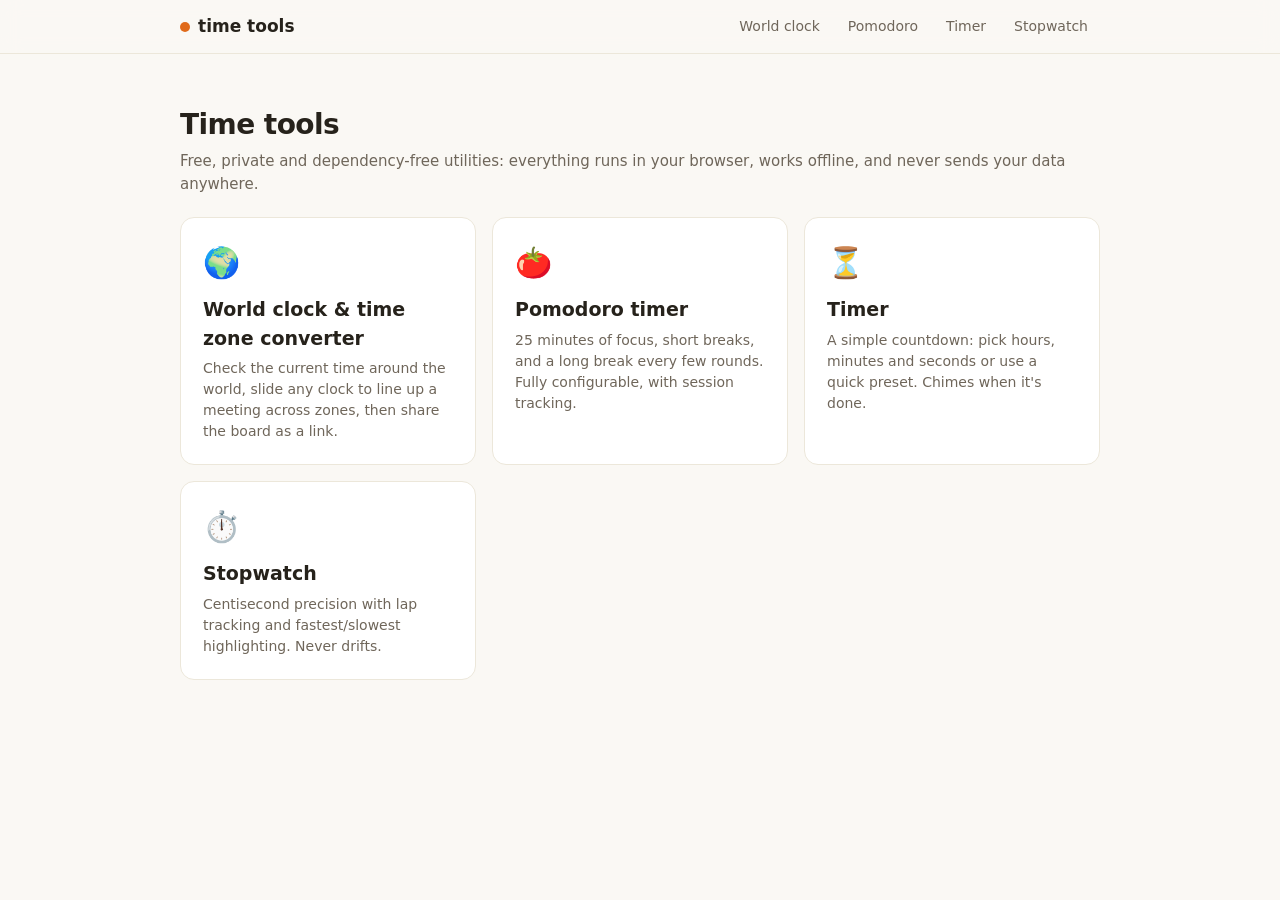
<file: index.html>
<!DOCTYPE html>
<html lang="en">
<head>
  <meta charset="utf-8">
  <meta name="viewport" content="width=device-width, initial-scale=1">
  <title>time tools · free clock, timer &amp; stopwatch utilities</title>
  <meta name="description" content="Free, open and offline-friendly time tools: world clock / time zone converter, pomodoro timer, countdown timer and stopwatch.">
  <link rel="icon" href="data:image/svg+xml,%3Csvg%20xmlns='http://www.w3.org/2000/svg'%20viewBox='0%200%20100%20100'%3E%3Ccircle%20cx='50'%20cy='50'%20r='44'%20fill='%231c1208'%20stroke='%23ff8c42'%20stroke-width='8'/%3E%3Cline%20x1='50'%20y1='52'%20x2='50'%20y2='30'%20stroke='%23ff8c42'%20stroke-width='7'%20stroke-linecap='round'%20transform='rotate(45%2050%2052)'/%3E%3Cline%20x1='50'%20y1='52'%20x2='50'%20y2='24'%20stroke='%23ff8c42'%20stroke-width='7'%20stroke-linecap='round'%20transform='rotate(210%2050%2052)'/%3E%3Ccircle%20cx='50'%20cy='52'%20r='5'%20fill='%23ff8c42'/%3E%3C/svg%3E">
  <link rel="stylesheet" href="assets/style.css">
</head>
<body>
  <header class="topnav">
    <div class="topnav-inner">
      <a class="brand" href="index.html"><span class="dot"></span>time tools</a>
      <nav class="navlinks">
        <a href="timezones.html">World clock</a>
        <a href="pomodoro.html">Pomodoro</a>
        <a href="timer.html">Timer</a>
        <a href="stopwatch.html">Stopwatch</a>
      </nav>
    </div>
  </header>

  <main class="wrap">
    <h1 class="page-title">Time tools</h1>
    <p class="page-sub">
      Free, private and dependency-free utilities: everything runs in your
      browser, works offline, and never sends your data anywhere.
    </p>

    <div class="hub-grid">
      <a class="hub-card" href="timezones.html">
        <div class="icon">🌍</div>
        <h2>World clock &amp; time zone converter</h2>
        <p>Check the current time around the world, slide any clock to line up a meeting across zones, then share the board as a link.</p>
      </a>
      <a class="hub-card" href="pomodoro.html">
        <div class="icon">🍅</div>
        <h2>Pomodoro timer</h2>
        <p>25 minutes of focus, short breaks, and a long break every few rounds. Fully configurable, with session tracking.</p>
      </a>
      <a class="hub-card" href="timer.html">
        <div class="icon">⏳</div>
        <h2>Timer</h2>
        <p>A simple countdown: pick hours, minutes and seconds or use a quick preset. Chimes when it's done.</p>
      </a>
      <a class="hub-card" href="stopwatch.html">
        <div class="icon">⏱️</div>
        <h2>Stopwatch</h2>
        <p>Centisecond precision with lap tracking and fastest/slowest highlighting. Never drifts.</p>
      </a>
    </div>
  </main>
</body>
</html>
</file>
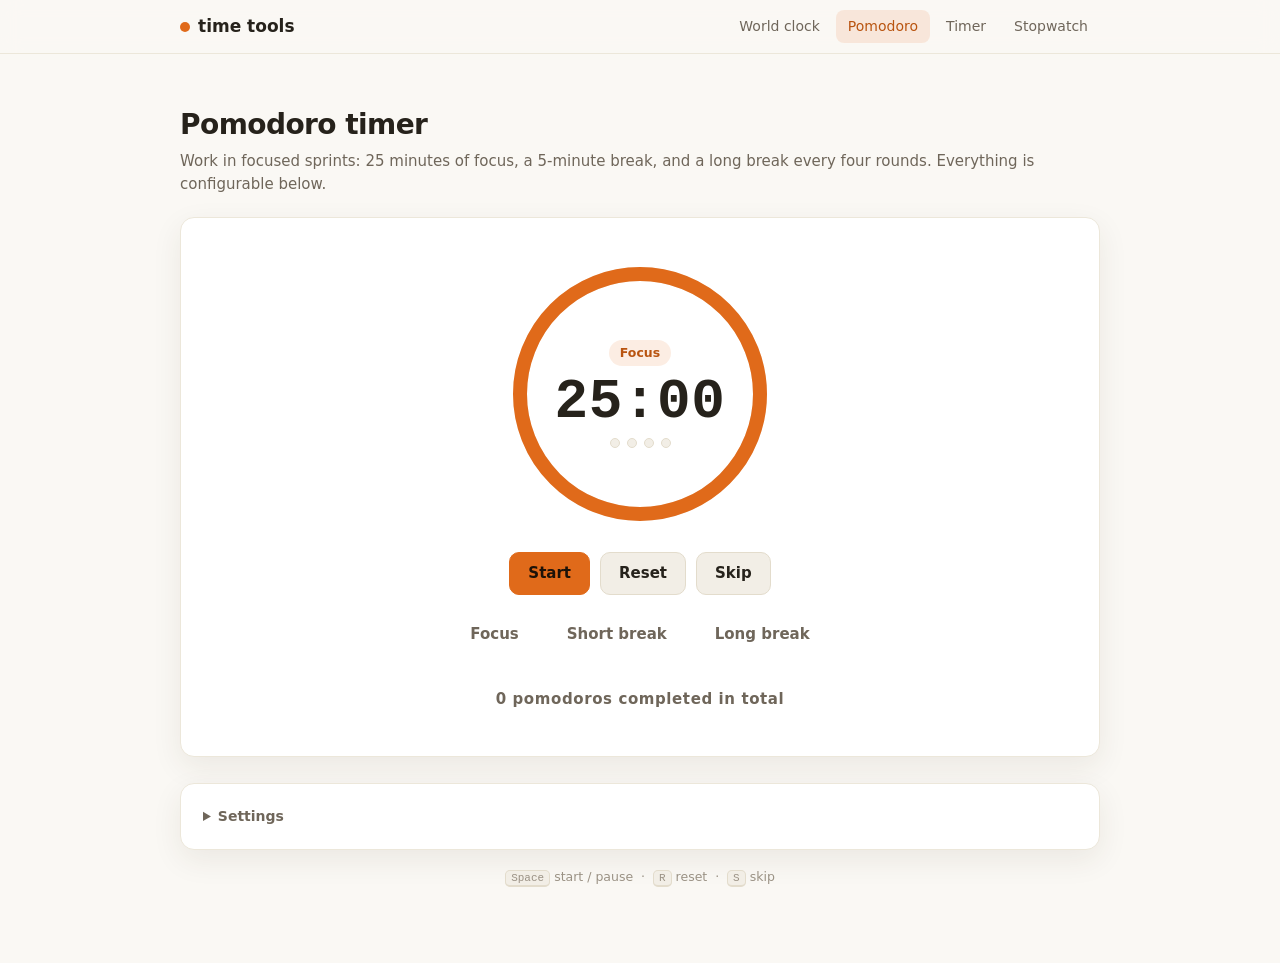
<file: pomodoro.html>
<!DOCTYPE html>
<html lang="en">
<head>
  <meta charset="utf-8">
  <meta name="viewport" content="width=device-width, initial-scale=1">
  <title>Pomodoro timer · time tools</title>
  <meta name="description" content="A free pomodoro timer: 25 minutes of focus, 5-minute breaks and a long break every few rounds. Configurable durations, sound and auto-start.">
  <link rel="icon" href="data:image/svg+xml,%3Csvg%20xmlns='http://www.w3.org/2000/svg'%20viewBox='0%200%20100%20100'%3E%3Ccircle%20cx='50'%20cy='50'%20r='44'%20fill='%231c1208'%20stroke='%23ff8c42'%20stroke-width='8'/%3E%3Cline%20x1='50'%20y1='52'%20x2='50'%20y2='30'%20stroke='%23ff8c42'%20stroke-width='7'%20stroke-linecap='round'%20transform='rotate(45%2050%2052)'/%3E%3Cline%20x1='50'%20y1='52'%20x2='50'%20y2='24'%20stroke='%23ff8c42'%20stroke-width='7'%20stroke-linecap='round'%20transform='rotate(210%2050%2052)'/%3E%3Ccircle%20cx='50'%20cy='52'%20r='5'%20fill='%23ff8c42'/%3E%3C/svg%3E">
  <link rel="stylesheet" href="assets/style.css">
</head>
<body>
  <header class="topnav">
    <div class="topnav-inner">
      <a class="brand" href="index.html"><span class="dot"></span>time tools</a>
      <nav class="navlinks">
        <a href="timezones.html">World clock</a>
        <a class="active" href="pomodoro.html" aria-current="page">Pomodoro</a>
        <a href="timer.html">Timer</a>
        <a href="stopwatch.html">Stopwatch</a>
      </nav>
    </div>
  </header>

  <main class="wrap">
    <h1 class="page-title">Pomodoro timer</h1>
    <p class="page-sub">
      Work in focused sprints: 25 minutes of focus, a 5-minute break, and a
      long break every four rounds. Everything is configurable below.
    </p>

    <div class="card tool-hero">
      <div class="ring-wrap">
        <svg width="280" height="280" viewBox="0 0 280 280" aria-hidden="true">
          <circle class="ring-bg" cx="140" cy="140" r="120"></circle>
          <circle id="ringFg" class="ring-fg" cx="140" cy="140" r="120"></circle>
        </svg>
        <div class="ring-center">
          <span id="modeLabel" class="chip chip-accent">Focus</span>
          <div id="pomoTime" class="big-clock">25:00</div>
          <div id="pomoDots" class="pomo-dots" aria-hidden="true"></div>
        </div>
      </div>

      <div class="controls">
        <button id="startBtn" class="btn btn-primary" type="button">Start</button>
        <button id="resetBtn" class="btn" type="button">Reset</button>
        <button id="skipBtn" class="btn" type="button" title="Jump to the next session">Skip</button>
      </div>

      <div class="controls">
        <button class="btn btn-ghost" type="button" data-mode="focus">Focus</button>
        <button class="btn btn-ghost" type="button" data-mode="short">Short break</button>
        <button class="btn btn-ghost" type="button" data-mode="long">Long break</button>
      </div>

      <p class="sub-label" id="doneCount"></p>
    </div>

    <details class="settings card">
      <summary>Settings</summary>
      <div class="settings-grid">
        <label>Focus (minutes)
          <input id="setFocus" type="number" min="1" max="600">
        </label>
        <label>Short break (minutes)
          <input id="setShort" type="number" min="1" max="600">
        </label>
        <label>Long break (minutes)
          <input id="setLong" type="number" min="1" max="600">
        </label>
        <label>Long break every
          <input id="setEvery" type="number" min="1" max="12">
        </label>
        <label class="check"><input id="setAutoBreaks" type="checkbox"> Auto-start breaks</label>
        <label class="check"><input id="setAutoFocus" type="checkbox"> Auto-start focus sessions</label>
        <label class="check"><input id="setSound" type="checkbox"> Sound</label>
      </div>
    </details>

    <p class="kbd-hint"><kbd>Space</kbd> start / pause &nbsp;·&nbsp; <kbd>R</kbd> reset &nbsp;·&nbsp; <kbd>S</kbd> skip</p>
  </main>

  <script src="assets/common.js"></script>
  <script src="assets/pomodoro.js"></script>
</body>
</html>
</file>
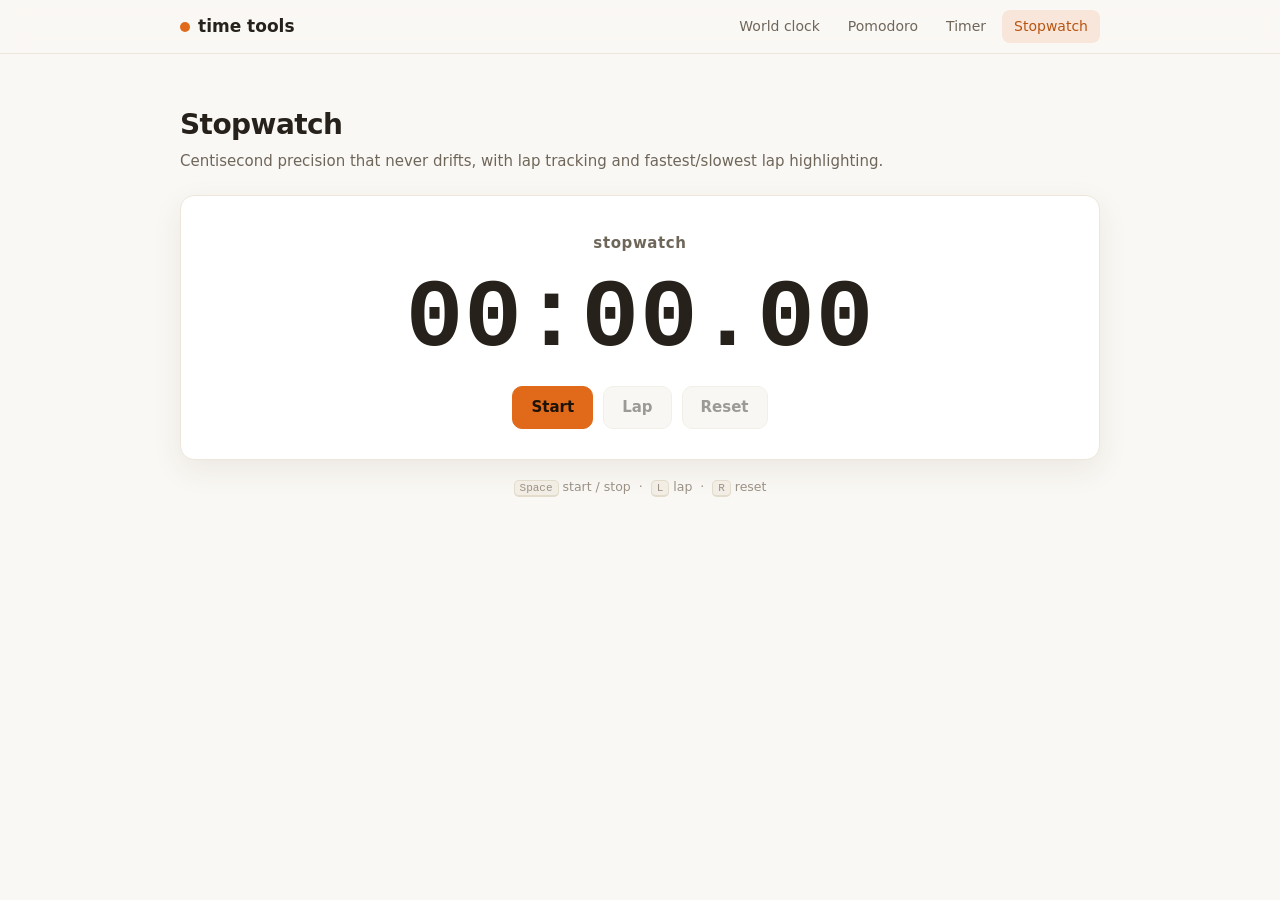
<file: stopwatch.html>
<!DOCTYPE html>
<html lang="en">
<head>
  <meta charset="utf-8">
  <meta name="viewport" content="width=device-width, initial-scale=1">
  <title>Stopwatch · time tools</title>
  <meta name="description" content="A free stopwatch with centisecond precision, lap tracking and fastest/slowest lap highlighting.">
  <link rel="icon" href="data:image/svg+xml,%3Csvg%20xmlns='http://www.w3.org/2000/svg'%20viewBox='0%200%20100%20100'%3E%3Ccircle%20cx='50'%20cy='50'%20r='44'%20fill='%231c1208'%20stroke='%23ff8c42'%20stroke-width='8'/%3E%3Cline%20x1='50'%20y1='52'%20x2='50'%20y2='30'%20stroke='%23ff8c42'%20stroke-width='7'%20stroke-linecap='round'%20transform='rotate(45%2050%2052)'/%3E%3Cline%20x1='50'%20y1='52'%20x2='50'%20y2='24'%20stroke='%23ff8c42'%20stroke-width='7'%20stroke-linecap='round'%20transform='rotate(210%2050%2052)'/%3E%3Ccircle%20cx='50'%20cy='52'%20r='5'%20fill='%23ff8c42'/%3E%3C/svg%3E">
  <link rel="stylesheet" href="assets/style.css">
</head>
<body>
  <header class="topnav">
    <div class="topnav-inner">
      <a class="brand" href="index.html"><span class="dot"></span>time tools</a>
      <nav class="navlinks">
        <a href="timezones.html">World clock</a>
        <a href="pomodoro.html">Pomodoro</a>
        <a href="timer.html">Timer</a>
        <a class="active" href="stopwatch.html" aria-current="page">Stopwatch</a>
      </nav>
    </div>
  </header>

  <main class="wrap">
    <h1 class="page-title">Stopwatch</h1>
    <p class="page-sub">
      Centisecond precision that never drifts, with lap tracking and
      fastest/slowest lap highlighting.
    </p>

    <div class="card tool-hero">
      <div class="sub-label">stopwatch</div>
      <div id="swClock" class="big-clock">00:00.00</div>

      <div class="controls">
        <button id="startBtn" class="btn btn-primary" type="button">Start</button>
        <button id="lapBtn" class="btn" type="button" disabled>Lap</button>
        <button id="resetBtn" class="btn" type="button" disabled>Reset</button>
      </div>

      <div id="laps" class="laps" hidden></div>
    </div>

    <p class="kbd-hint"><kbd>Space</kbd> start / stop &nbsp;·&nbsp; <kbd>L</kbd> lap &nbsp;·&nbsp; <kbd>R</kbd> reset</p>
  </main>

  <script src="assets/common.js"></script>
  <script src="assets/stopwatch.js"></script>
</body>
</html>
</file>
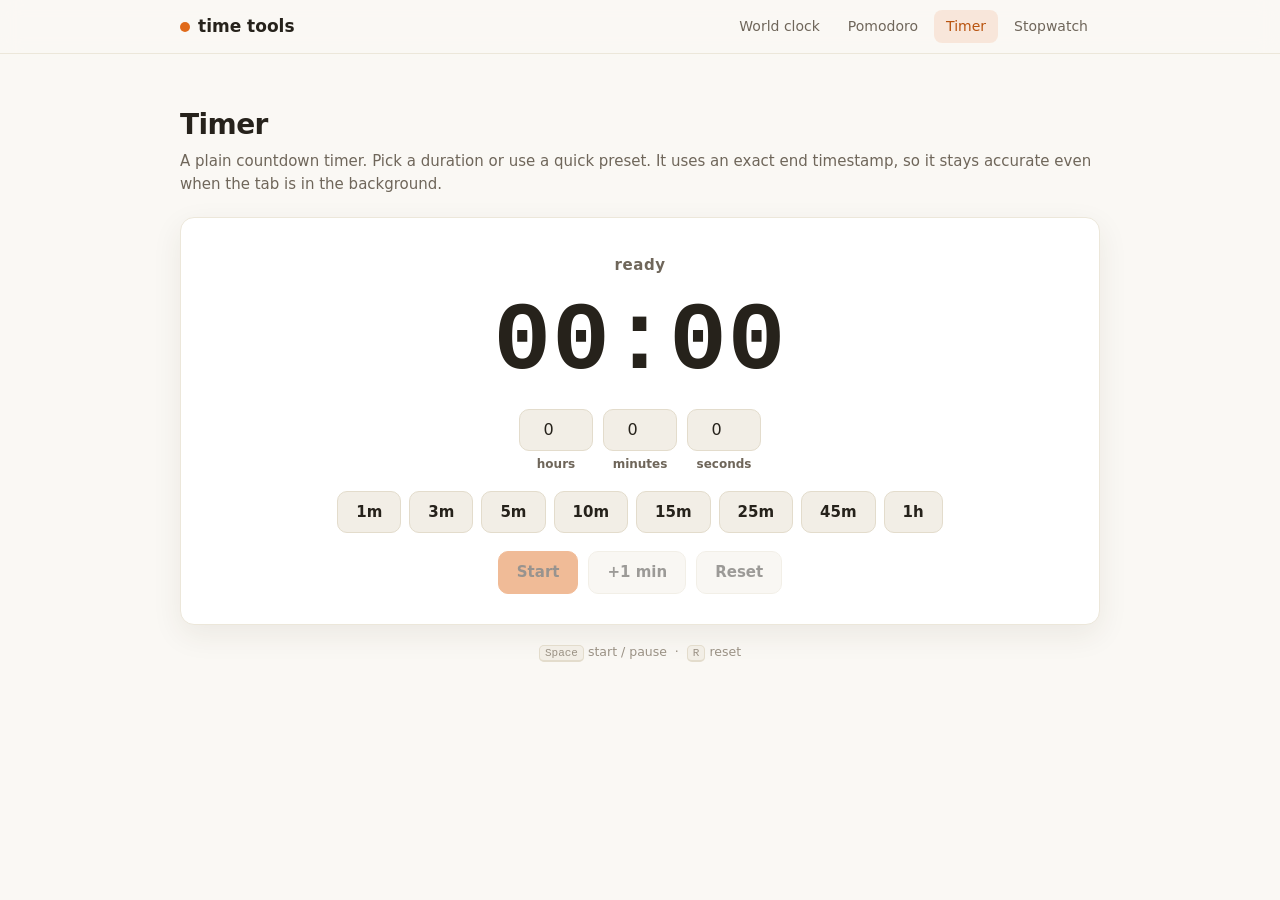
<file: timer.html>
<!DOCTYPE html>
<html lang="en">
<head>
  <meta charset="utf-8">
  <meta name="viewport" content="width=device-width, initial-scale=1">
  <title>Timer · time tools</title>
  <meta name="description" content="A free countdown timer: pick hours, minutes and seconds or a quick preset. Accurate even in background tabs, with a chime when it's done.">
  <link rel="icon" href="data:image/svg+xml,%3Csvg%20xmlns='http://www.w3.org/2000/svg'%20viewBox='0%200%20100%20100'%3E%3Ccircle%20cx='50'%20cy='50'%20r='44'%20fill='%231c1208'%20stroke='%23ff8c42'%20stroke-width='8'/%3E%3Cline%20x1='50'%20y1='52'%20x2='50'%20y2='30'%20stroke='%23ff8c42'%20stroke-width='7'%20stroke-linecap='round'%20transform='rotate(45%2050%2052)'/%3E%3Cline%20x1='50'%20y1='52'%20x2='50'%20y2='24'%20stroke='%23ff8c42'%20stroke-width='7'%20stroke-linecap='round'%20transform='rotate(210%2050%2052)'/%3E%3Ccircle%20cx='50'%20cy='52'%20r='5'%20fill='%23ff8c42'/%3E%3C/svg%3E">
  <link rel="stylesheet" href="assets/style.css">
</head>
<body>
  <header class="topnav">
    <div class="topnav-inner">
      <a class="brand" href="index.html"><span class="dot"></span>time tools</a>
      <nav class="navlinks">
        <a href="timezones.html">World clock</a>
        <a href="pomodoro.html">Pomodoro</a>
        <a class="active" href="timer.html" aria-current="page">Timer</a>
        <a href="stopwatch.html">Stopwatch</a>
      </nav>
    </div>
  </header>

  <main class="wrap">
    <h1 class="page-title">Timer</h1>
    <p class="page-sub">
      A plain countdown timer. Pick a duration or use a quick preset. It uses
      an exact end timestamp, so it stays accurate even when the tab is in the
      background.
    </p>

    <div class="card tool-hero">
      <div id="doneBanner" class="banner" hidden>
        <span>⏰ Time's up!</span>
        <div class="controls">
          <button id="againBtn" class="btn btn-primary btn-small" type="button">Run again</button>
          <button id="dismissBtn" class="btn btn-ghost btn-small" type="button">Dismiss</button>
        </div>
      </div>

      <div id="timerPhase" class="sub-label">ready</div>
      <div id="timerClock" class="big-clock">00:00</div>

      <div class="time-inputs">
        <div class="unit"><input id="inH" type="number" min="0" max="99" value="0" aria-label="hours"><label>hours</label></div>
        <div class="unit"><input id="inM" type="number" min="0" max="59" value="0" aria-label="minutes"><label>minutes</label></div>
        <div class="unit"><input id="inS" type="number" min="0" max="59" value="0" aria-label="seconds"><label>seconds</label></div>
      </div>

      <div class="presets" id="presets"></div>

      <div class="controls">
        <button id="startBtn" class="btn btn-primary" type="button">Start</button>
        <button id="plusBtn" class="btn" type="button" title="Add one minute to the countdown">+1 min</button>
        <button id="resetBtn" class="btn" type="button">Reset</button>
      </div>
    </div>

    <p class="kbd-hint"><kbd>Space</kbd> start / pause &nbsp;·&nbsp; <kbd>R</kbd> reset</p>
  </main>

  <script src="assets/common.js"></script>
  <script src="assets/timer.js"></script>
</body>
</html>
</file>
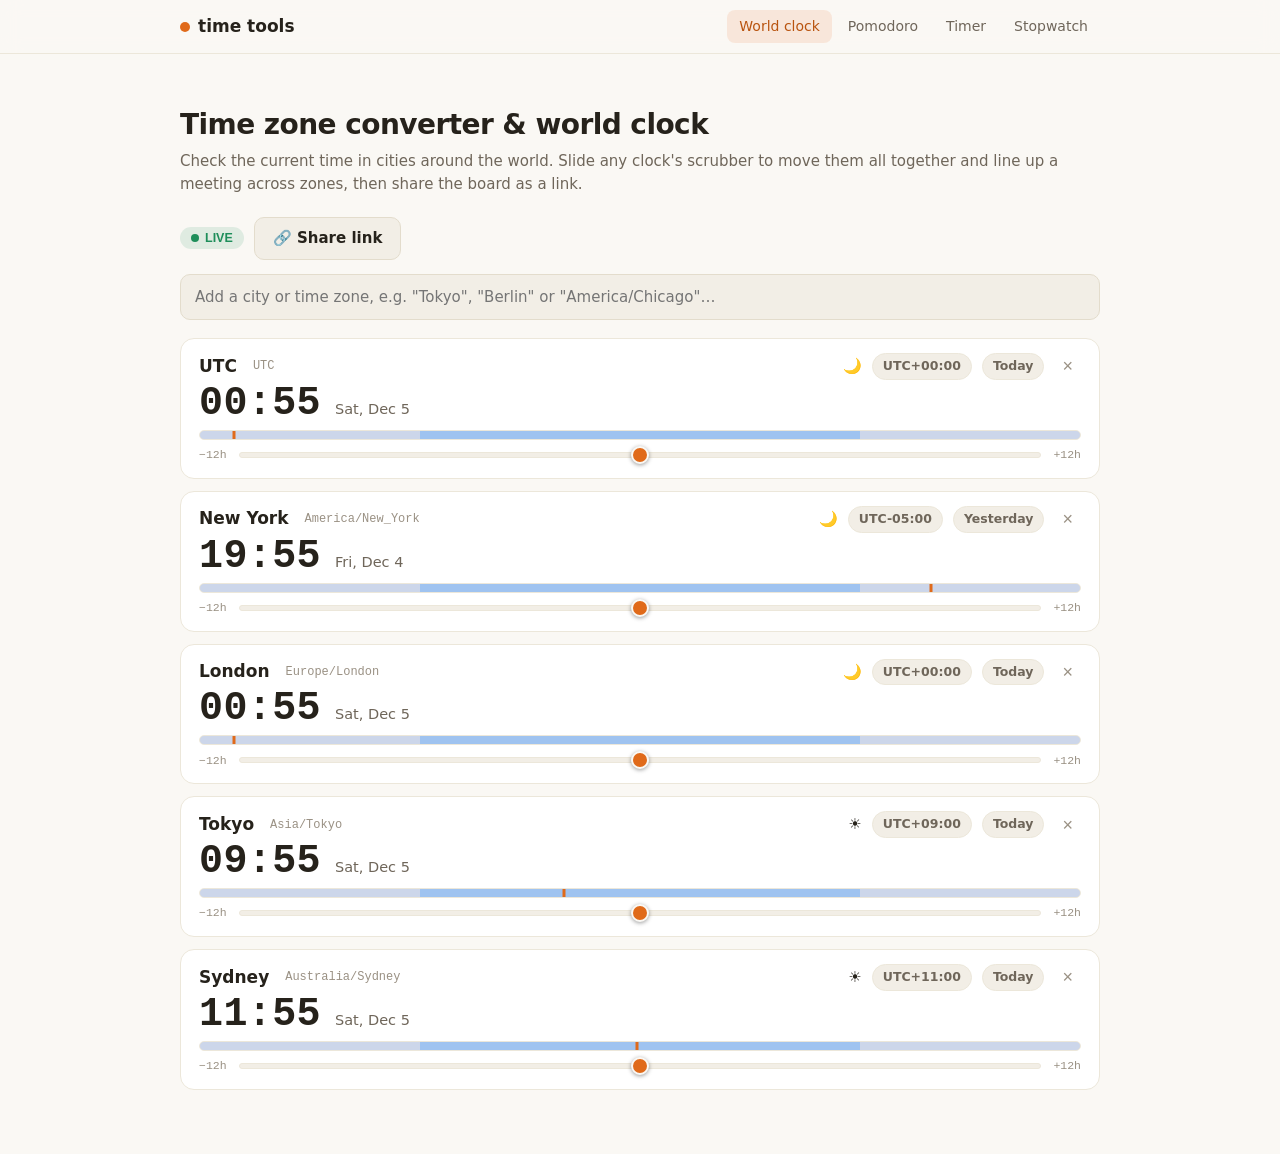
<file: timezones.html>
<!DOCTYPE html>
<html lang="en">
<head>
  <meta charset="utf-8">
  <meta name="viewport" content="width=device-width, initial-scale=1">
  <title>Time zone converter and world clock · time tools</title>
  <meta name="description" content="Convert times between cities and check the current time around the world. Line up a meeting across time zones by sliding one clock, then share the link.">
  <link rel="icon" href="data:image/svg+xml,%3Csvg%20xmlns='http://www.w3.org/2000/svg'%20viewBox='0%200%20100%20100'%3E%3Ccircle%20cx='50'%20cy='50'%20r='44'%20fill='%231c1208'%20stroke='%23ff8c42'%20stroke-width='8'/%3E%3Cline%20x1='50'%20y1='52'%20x2='50'%20y2='30'%20stroke='%23ff8c42'%20stroke-width='7'%20stroke-linecap='round'%20transform='rotate(45%2050%2052)'/%3E%3Cline%20x1='50'%20y1='52'%20x2='50'%20y2='24'%20stroke='%23ff8c42'%20stroke-width='7'%20stroke-linecap='round'%20transform='rotate(210%2050%2052)'/%3E%3Ccircle%20cx='50'%20cy='52'%20r='5'%20fill='%23ff8c42'/%3E%3C/svg%3E">
  <link rel="stylesheet" href="assets/style.css">
</head>
<body>
  <header class="topnav">
    <div class="topnav-inner">
      <a class="brand" href="index.html"><span class="dot"></span>time tools</a>
      <nav class="navlinks">
        <a class="active" href="timezones.html" aria-current="page">World clock</a>
        <a href="pomodoro.html">Pomodoro</a>
        <a href="timer.html">Timer</a>
        <a href="stopwatch.html">Stopwatch</a>
      </nav>
    </div>
  </header>

  <main class="wrap">
    <h1 class="page-title">Time zone converter &amp; world clock</h1>
    <p class="page-sub">
      Check the current time in cities around the world. Slide any clock's
      scrubber to move them all together and line up a meeting across
      zones, then share the board as a link.
    </p>

    <div class="tz-toolbar">
      <button id="liveChip" class="chip chip-good" type="button" title=""></button>
      <button id="shareBtn" class="btn" type="button" title="Copy a link to this board">🔗 Share link</button>
    </div>

    <div class="tz-add">
      <input id="addInput" type="text" autocomplete="off" spellcheck="false"
             placeholder='Add a city or time zone, e.g. "Tokyo", "Berlin" or "America/Chicago"…'>
      <div id="addResults" class="tz-results" hidden></div>
    </div>

    <div id="board" class="board"></div>
  </main>

  <script src="assets/common.js"></script>
  <script src="assets/tz-logic.js"></script>
  <script src="assets/timezones.js"></script>
</body>
</html>
</file>
<file: assets/style.css>
/* ------------------------------------------------------------------
   time tools — shared stylesheet
   Dark theme by default, light theme via prefers-color-scheme.
------------------------------------------------------------------- */

:root {
  --bg: #161513;
  --panel: #201e1a;
  --panel-2: #292620;
  --border: #3a352c;
  --border-soft: #2e2a23;
  --text: #f1ede4;
  --muted: #a89e8c;
  --faint: #7d7362;
  --accent: #ff8c42;
  --accent-soft: rgba(255, 140, 66, 0.14);
  --accent-text: #ffb37a;
  --good: #4cc38a;
  --good-soft: rgba(76, 195, 138, 0.15);
  --bad: #e5544b;
  --bad-soft: rgba(229, 84, 75, 0.15);
  --info: #6fb3e0;
  --info-soft: rgba(111, 179, 224, 0.14);
  --night: #23283a;
  --day: #5d7699;
  --font: ui-sans-serif, system-ui, -apple-system, "Segoe UI", Roboto, "Helvetica Neue", Arial, sans-serif;
  --mono: ui-monospace, SFMono-Regular, Menlo, Monaco, Consolas, "Liberation Mono", monospace;
  --shadow: 0 10px 30px rgba(0, 0, 0, 0.35);
  --radius: 14px;
}

@media (prefers-color-scheme: light) {
  :root {
    --bg: #faf8f4;
    --panel: #ffffff;
    --panel-2: #f2eee6;
    --border: #e3dccc;
    --border-soft: #ece7da;
    --text: #26221b;
    --muted: #6f665a;
    --faint: #9a9184;
    --accent: #e06a1a;
    --accent-soft: rgba(224, 106, 26, 0.12);
    --accent-text: #b95410;
    --good: #1e8e5a;
    --good-soft: rgba(30, 142, 90, 0.12);
    --bad: #c7372f;
    --bad-soft: rgba(199, 55, 47, 0.12);
    --info: #2b6ca3;
    --info-soft: rgba(43, 108, 163, 0.12);
    --night: #ccd6ea;
    --day: #9fc3f0;
    --shadow: 0 10px 30px rgba(60, 50, 30, 0.08);
  }
}

* { box-sizing: border-box; }

/* `hidden` must always win — a component's own `display` rule
   (e.g. .banner { display: flex }) would otherwise un-hide it */
[hidden] { display: none !important; }

html, body {
  margin: 0;
  padding: 0;
}

body {
  background: var(--bg);
  color: var(--text);
  font-family: var(--font);
  font-size: 16px;
  line-height: 1.5;
  min-height: 100vh;
}

.wrap {
  max-width: 960px;
  margin: 0 auto;
  padding: 24px 20px 64px;
}

/* ---------------- top navigation ---------------- */

.topnav {
  position: sticky;
  top: 0;
  z-index: 50;
  background: color-mix(in srgb, var(--bg) 82%, transparent);
  backdrop-filter: blur(10px);
  -webkit-backdrop-filter: blur(10px);
  border-bottom: 1px solid var(--border-soft);
}

.topnav-inner {
  max-width: 960px;
  margin: 0 auto;
  padding: 10px 20px;
  display: flex;
  align-items: center;
  gap: 18px;
  flex-wrap: wrap;
}

.brand {
  font-weight: 700;
  font-size: 17px;
  text-decoration: none;
  color: var(--text);
  display: flex;
  align-items: center;
  gap: 8px;
}

.brand .dot {
  width: 10px;
  height: 10px;
  border-radius: 50%;
  background: var(--accent);
  display: inline-block;
}

.navlinks {
  display: flex;
  gap: 4px;
  flex-wrap: wrap;
  margin-left: auto;
}

.navlinks a {
  color: var(--muted);
  text-decoration: none;
  padding: 6px 12px;
  border-radius: 8px;
  font-size: 14px;
  font-weight: 500;
}

.navlinks a:hover { color: var(--text); background: var(--panel-2); }

.navlinks a.active {
  color: var(--accent-text);
  background: var(--accent-soft);
}

/* ---------------- headings ---------------- */

.page-title {
  font-size: 28px;
  font-weight: 700;
  letter-spacing: -0.02em;
  margin: 26px 0 4px;
}

.page-sub {
  color: var(--muted);
  margin: 0 0 22px;
  font-size: 15px;
}

/* ---------------- cards / panels ---------------- */

.card {
  background: var(--panel);
  border: 1px solid var(--border-soft);
  border-radius: var(--radius);
  padding: 22px;
  box-shadow: var(--shadow);
}

/* ---------------- buttons ---------------- */

.btn {
  appearance: none;
  border: 1px solid var(--border);
  background: var(--panel-2);
  color: var(--text);
  font: inherit;
  font-size: 15px;
  font-weight: 600;
  padding: 9px 18px;
  border-radius: 10px;
  cursor: pointer;
  transition: transform 0.05s ease, background 0.15s ease, border-color 0.15s ease;
}

.btn:hover { border-color: var(--accent); }
.btn:active { transform: scale(0.98); }
.btn:disabled { opacity: 0.45; cursor: not-allowed; transform: none; }

.btn-primary {
  background: var(--accent);
  border-color: var(--accent);
  color: #1c1208;
}

.btn-primary:hover { filter: brightness(1.08); border-color: var(--accent); }

.btn-ghost {
  background: transparent;
  border-color: transparent;
  color: var(--muted);
}

.btn-ghost:hover { color: var(--text); border-color: var(--border); }

.icon-btn {
  appearance: none;
  background: transparent;
  border: none;
  color: var(--faint);
  font-size: 18px;
  line-height: 1;
  padding: 4px 8px;
  border-radius: 8px;
  cursor: pointer;
}

.icon-btn:hover { color: var(--bad); background: var(--bad-soft); }

/* ---------------- inputs ---------------- */

input[type="text"],
input[type="search"],
input[type="number"],
input[type="time"],
input[type="date"] {
  font: inherit;
  color: var(--text);
  background: var(--panel-2);
  border: 1px solid var(--border);
  border-radius: 10px;
  padding: 8px 12px;
  outline: none;
}

input:focus { border-color: var(--accent); }
input[type="number"] { width: 74px; text-align: center; }
input[type="time"], input[type="date"] { font-family: var(--mono); }

/* range slider (scrubber) */
input[type="range"].scrub {
  -webkit-appearance: none;
  appearance: none;
  width: 100%;
  height: 22px;
  background: transparent;
  cursor: ew-resize;
}

input[type="range"].scrub::-webkit-slider-runnable-track {
  height: 6px;
  border-radius: 3px;
  background: var(--panel-2);
  border: 1px solid var(--border-soft);
}

input[type="range"].scrub::-webkit-slider-thumb {
  -webkit-appearance: none;
  width: 18px;
  height: 18px;
  margin-top: -7px;
  border-radius: 50%;
  background: var(--accent);
  border: 2px solid var(--bg);
  box-shadow: 0 1px 4px rgba(0, 0, 0, 0.4);
}

input[type="range"].scrub::-moz-range-track {
  height: 6px;
  border-radius: 3px;
  background: var(--panel-2);
  border: 1px solid var(--border-soft);
}

input[type="range"].scrub::-moz-range-thumb {
  width: 14px;
  height: 14px;
  border-radius: 50%;
  background: var(--accent);
  border: 2px solid var(--bg);
}

/* ---------------- chips ---------------- */

.chip {
  display: inline-flex;
  align-items: center;
  gap: 6px;
  font-size: 12.5px;
  font-weight: 600;
  padding: 3px 10px;
  border-radius: 999px;
  background: var(--panel-2);
  border: 1px solid var(--border-soft);
  color: var(--muted);
  white-space: nowrap;
}

.chip-accent { color: var(--accent-text); background: var(--accent-soft); border-color: transparent; }
.chip-good { color: var(--good); background: var(--good-soft); border-color: transparent; }
.chip-info { color: var(--info); background: var(--info-soft); border-color: transparent; }

button.chip { cursor: pointer; }
button.chip:hover { border-color: var(--border); }

.live-dot {
  width: 8px;
  height: 8px;
  border-radius: 50%;
  background: var(--good);
  display: inline-block;
}

.live-dot.paused { background: var(--faint); }

@keyframes blink {
  0%, 100% { opacity: 1; }
  50% { opacity: 0.25; }
}

.live-dot.pulsing { animation: blink 1s linear infinite; }

/* ---------------- toast ---------------- */

.toast {
  position: fixed;
  left: 50%;
  bottom: 28px;
  transform: translateX(-50%);
  background: var(--panel-2);
  color: var(--text);
  border: 1px solid var(--border);
  padding: 10px 18px;
  border-radius: 10px;
  font-size: 14px;
  font-weight: 600;
  box-shadow: var(--shadow);
  opacity: 0;
  pointer-events: none;
  transition: opacity 0.25s ease, transform 0.25s ease;
  z-index: 100;
}

.toast.show { opacity: 1; transform: translateX(-50%) translateY(-4px); }

/* ================================================================
   Hub (index)
================================================================ */

.hub-grid {
  display: grid;
  grid-template-columns: repeat(auto-fit, minmax(240px, 1fr));
  gap: 16px;
  margin-top: 10px;
}

.hub-card {
  display: block;
  text-decoration: none;
  color: var(--text);
  background: var(--panel);
  border: 1px solid var(--border-soft);
  border-radius: var(--radius);
  padding: 22px;
  transition: border-color 0.15s ease, transform 0.1s ease;
}

.hub-card:hover { border-color: var(--accent); transform: translateY(-2px); }

.hub-card .icon { font-size: 30px; }
.hub-card h2 { margin: 10px 0 6px; font-size: 19px; }
.hub-card p { margin: 0; color: var(--muted); font-size: 14px; }

/* ================================================================
   World clock / time zone converter
================================================================ */

.tz-toolbar {
  display: flex;
  align-items: center;
  gap: 10px;
  flex-wrap: wrap;
  margin-bottom: 14px;
}

.tz-add {
  position: relative;
  margin-bottom: 18px;
}

.tz-add input {
  width: 100%;
  padding: 11px 14px;
  font-size: 15px;
}

.tz-results {
  position: absolute;
  top: calc(100% + 4px);
  left: 0;
  right: 0;
  background: var(--panel);
  border: 1px solid var(--border);
  border-radius: 12px;
  box-shadow: var(--shadow);
  max-height: 320px;
  overflow-y: auto;
  z-index: 40;
}

.tz-result {
  display: flex;
  justify-content: space-between;
  align-items: baseline;
  gap: 10px;
  width: 100%;
  text-align: left;
  font: inherit;
  background: transparent;
  color: var(--text);
  border: none;
  border-bottom: 1px solid var(--border-soft);
  padding: 10px 14px;
  cursor: pointer;
}

.tz-result:last-child { border-bottom: none; }
.tz-result:hover, .tz-result.sel { background: var(--accent-soft); }

.tz-result .r-city { font-weight: 600; }
.tz-result .r-zone { color: var(--faint); font-size: 12.5px; font-family: var(--mono); }
.tz-result .r-now { color: var(--muted); font-family: var(--mono); font-size: 13px; white-space: nowrap; }
.tz-result .r-note { color: var(--accent-text); font-size: 12px; font-weight: 600; }

.board { display: flex; flex-direction: column; gap: 12px; }

.tz-row {
  background: var(--panel);
  border: 1px solid var(--border-soft);
  border-radius: var(--radius);
  padding: 14px 18px 10px;
}

.tz-row.flash { animation: rowflash 1s ease; }

@keyframes rowflash {
  0% { border-color: var(--accent); background: var(--accent-soft); }
  100% { border-color: var(--border-soft); background: var(--panel); }
}

.tz-head {
  display: flex;
  align-items: center;
  gap: 10px;
  flex-wrap: wrap;
}

.tz-name { font-weight: 700; font-size: 17px; }

.tz-zoneid {
  color: var(--faint);
  font-size: 12px;
  font-family: var(--mono);
  margin-left: 6px;
}

.tz-head .spacer { flex: 1; }
.tz-head .sun { font-size: 15px; }

.tz-mid {
  display: flex;
  align-items: baseline;
  gap: 14px;
  margin: 2px 0 4px;
  flex-wrap: wrap;
}

.tz-time {
  font-family: var(--mono);
  font-variant-numeric: tabular-nums;
  font-size: 40px;
  font-weight: 600;
  letter-spacing: 0.01em;
  color: var(--text);
  padding: 0;
  line-height: 1.1;
}

.tz-date { color: var(--muted); font-size: 14.5px; }

.tz-bar {
  position: relative;
  height: 10px;
  border-radius: 5px;
  margin: 4px 0 0;
  overflow: hidden;
  border: 1px solid var(--border-soft);
}

.tz-marker {
  position: absolute;
  top: -2px;
  bottom: -2px;
  width: 3px;
  border-radius: 2px;
  background: var(--accent);
  transform: translateX(-50%);
}

.tz-scrub {
  display: flex;
  align-items: center;
  gap: 10px;
  margin-top: 2px;
}

.tz-scrub .delta {
  font-family: var(--mono);
  font-size: 13px;
  font-weight: 600;
  color: var(--accent-text);
  min-width: 86px;
  text-align: right;
}

.scrub-end {
  font-family: var(--mono);
  font-size: 11.5px;
  color: var(--faint);
  white-space: nowrap;
}

.btn-small { font-size: 13.5px; padding: 7px 12px; }

.tz-empty {
  text-align: center;
  color: var(--muted);
  padding: 40px 0;
}

/* ================================================================
   Timer / pomodoro / stopwatch
================================================================ */

.tool-hero {
  display: flex;
  flex-direction: column;
  align-items: center;
  gap: 18px;
  padding: 36px 22px 30px;
}

.big-clock {
  font-family: var(--mono);
  font-variant-numeric: tabular-nums;
  font-size: clamp(56px, 12vw, 96px);
  font-weight: 600;
  line-height: 1;
  letter-spacing: 0.01em;
  text-align: center;
}

.big-clock.done { color: var(--accent-text); }

.sub-label { color: var(--muted); font-size: 15px; font-weight: 600; letter-spacing: 0.04em; }

.controls {
  display: flex;
  gap: 10px;
  align-items: center;
  justify-content: center;
  flex-wrap: wrap;
}

.ring-wrap { position: relative; width: 280px; height: 280px; }

.ring-wrap svg { transform: rotate(-90deg); display: block; }

.ring-bg { fill: none; stroke: var(--panel-2); stroke-width: 14; }
.ring-fg { fill: none; stroke: var(--accent); stroke-width: 14; stroke-linecap: round; transition: stroke-dashoffset 0.3s linear, stroke 0.3s ease; }

.ring-center {
  position: absolute;
  inset: 0;
  display: flex;
  flex-direction: column;
  align-items: center;
  justify-content: center;
  gap: 8px;
}

.ring-center .big-clock { font-size: clamp(40px, 8vw, 56px); }

.pomo-dots { display: flex; gap: 7px; }

.pomo-dots .d {
  width: 10px;
  height: 10px;
  border-radius: 50%;
  background: var(--panel-2);
  border: 1px solid var(--border);
}

.pomo-dots .d.filled { background: var(--accent); border-color: var(--accent); }

.presets { display: flex; gap: 8px; flex-wrap: wrap; justify-content: center; }

.time-inputs { display: flex; gap: 10px; align-items: center; justify-content: center; flex-wrap: wrap; }

.time-inputs .unit { display: flex; flex-direction: column; align-items: center; gap: 4px; }

.time-inputs .unit label { font-size: 12px; color: var(--muted); font-weight: 600; }

.banner {
  width: 100%;
  display: flex;
  flex-direction: column;
  align-items: center;
  gap: 10px;
  border-radius: 12px;
  padding: 12px;
  font-weight: 700;
  color: var(--accent-text);
  background: var(--accent-soft);
  border: 1px solid var(--accent);
}

.banner .controls { margin: 0; }

/* settings */
.settings { margin-top: 26px; }

.settings summary {
  cursor: pointer;
  color: var(--muted);
  font-weight: 600;
  font-size: 14px;
  user-select: none;
}

.settings summary:hover { color: var(--text); }

.settings-grid {
  display: flex;
  gap: 18px 26px;
  flex-wrap: wrap;
  margin-top: 16px;
}

.settings-grid label {
  display: flex;
  flex-direction: column;
  gap: 5px;
  font-size: 13px;
  font-weight: 600;
  color: var(--muted);
}

.settings-grid .check {
  flex-direction: row;
  align-items: center;
  gap: 8px;
  font-size: 14px;
  color: var(--text);
}

.settings-grid input[type="checkbox"] { width: 16px; height: 16px; accent-color: var(--accent); }

/* stopwatch laps */
.laps { margin-top: 22px; }

.laps h3 { margin: 0 0 8px; font-size: 15px; color: var(--muted); }

.lap-table { width: 100%; border-collapse: collapse; font-family: var(--mono); font-variant-numeric: tabular-nums; font-size: 14.5px; }

.lap-table th {
  text-align: right;
  font-family: var(--font);
  font-size: 12.5px;
  font-weight: 700;
  color: var(--faint);
  padding: 4px 10px;
  border-bottom: 1px solid var(--border);
}

.lap-table td { text-align: right; padding: 7px 10px; border-bottom: 1px solid var(--border-soft); }

.lap-table th:first-child, .lap-table td:first-child { text-align: left; }

.lap-table .best { color: var(--good); font-weight: 700; }
.lap-table .worst { color: var(--bad); font-weight: 700; }
.lap-table .note { font-family: var(--font); font-size: 12px; font-weight: 600; color: var(--faint); }

.kbd-hint { color: var(--faint); font-size: 12.5px; text-align: center; margin-top: 18px; }

kbd {
  font-family: var(--mono);
  font-size: 11px;
  background: var(--panel-2);
  border: 1px solid var(--border);
  border-bottom-width: 2px;
  border-radius: 5px;
  padding: 1px 5px;
}

/* responsive */
@media (max-width: 560px) {
  .tz-time { font-size: 32px; }
  .wrap { padding: 16px 14px 56px; }
  .card { padding: 16px; }
}
</file>
